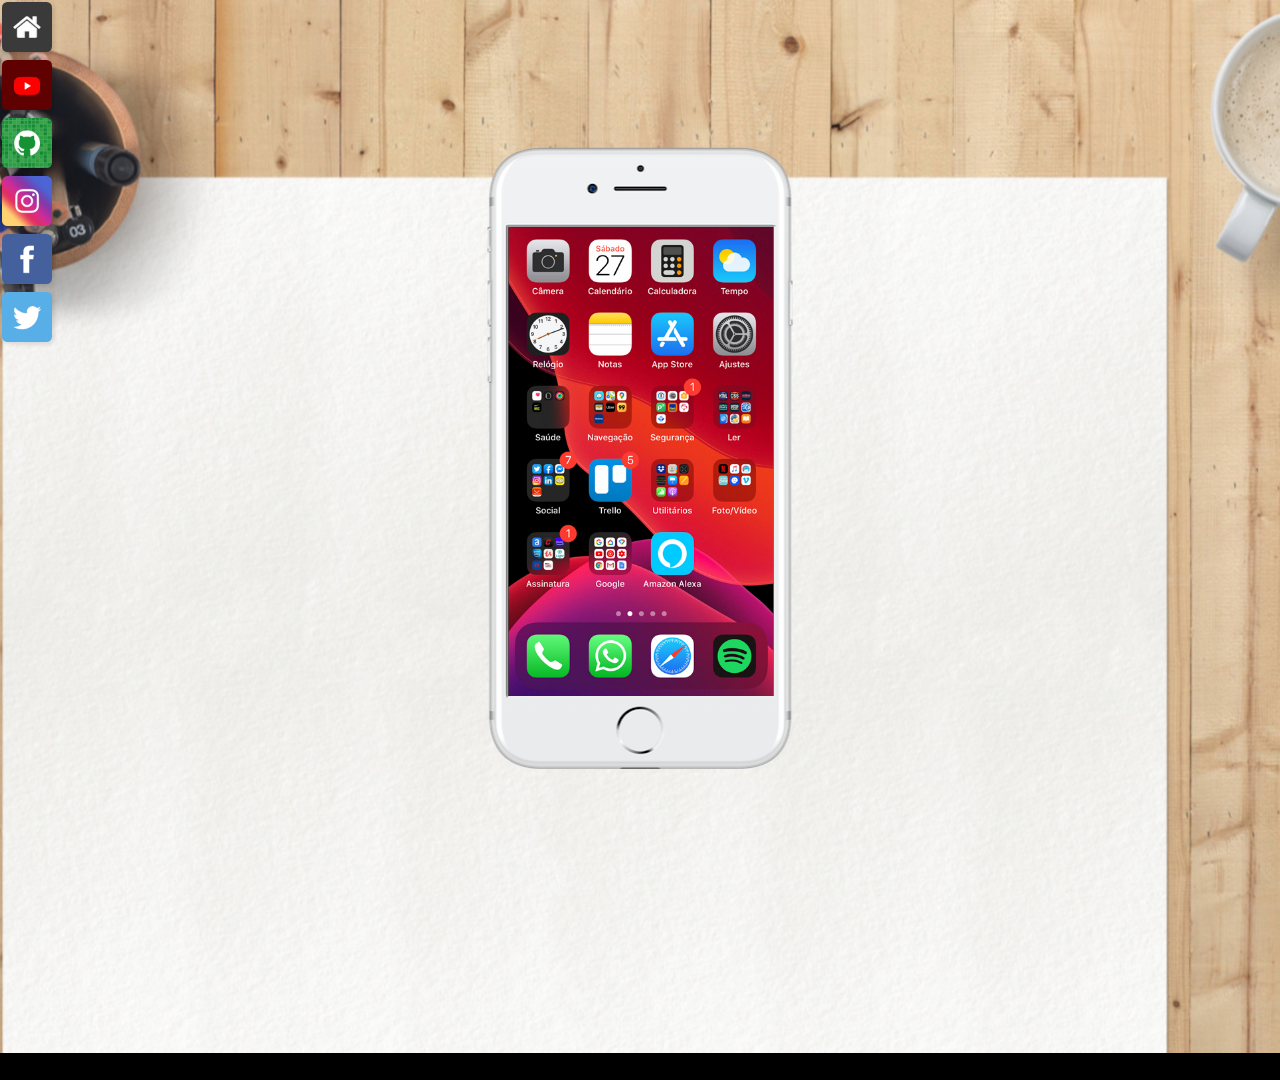
<file: index.html>
<!DOCTYPE html>
<html lang="pt-br">
  <head>
    <meta charset="UTF-8" />
    <meta name="viewport" content="width=device-width, initial-scale=1.0" />
    <link rel="shortcut icon" href="favicon.ico" type="image/x-icon" />
    <link rel="stylesheet" href="estilo/style.css" />

    <title>Redes Sociais</title>
  </head>
  <body>
    <main>
      <section id="telefone">
        <iframe src="home.html" name="tela" id="tela"></iframe>
      </section>

      <section id="redes-sociais">
        <a href="home.html" target="tela"
          ><img src="imagens/logo-home.jpg" alt="" /></a
        ><br />

        <a href="youtube.html" target="tela"
          ><img src="imagens/logo-youtube.jpg" alt="" /></a
        ><br /> 

        <a href="github.html" target="tela"
          ><img src="imagens/logo-github.jpg" alt="" /></a
        ><br />

        <a href="insta.html" target="tela"
          ><img src="imagens/logo-instagram.jpg" alt="" /></a
        ><br />

        <a href="face.html" target="tela"
          ><img src="imagens/logo-facebook.jpg" alt="" /></a
        ><br />

        <a href="twitter.html" target="tela"
          ><img src="imagens/logo-twitter.jpg" alt="" /></a
        ><br />
      </section>
    </main>
  </body>
</html>
</file>
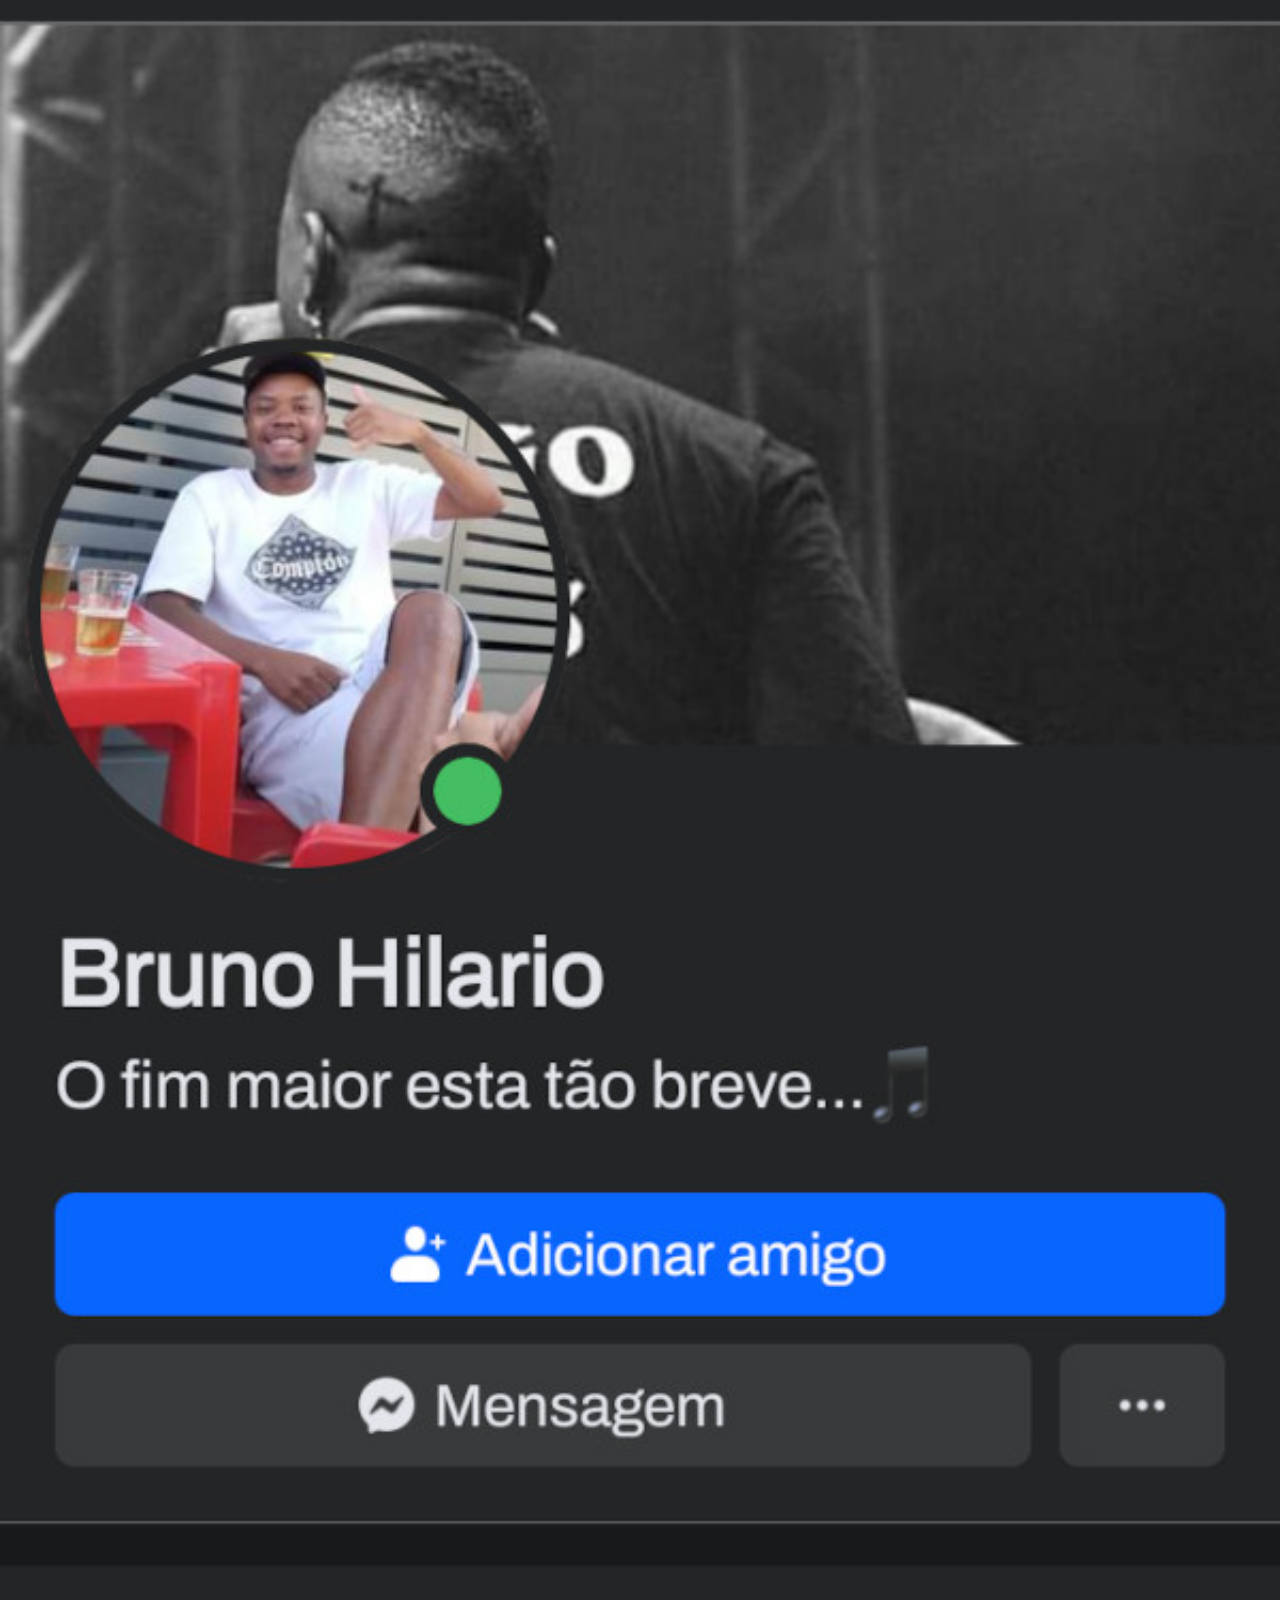
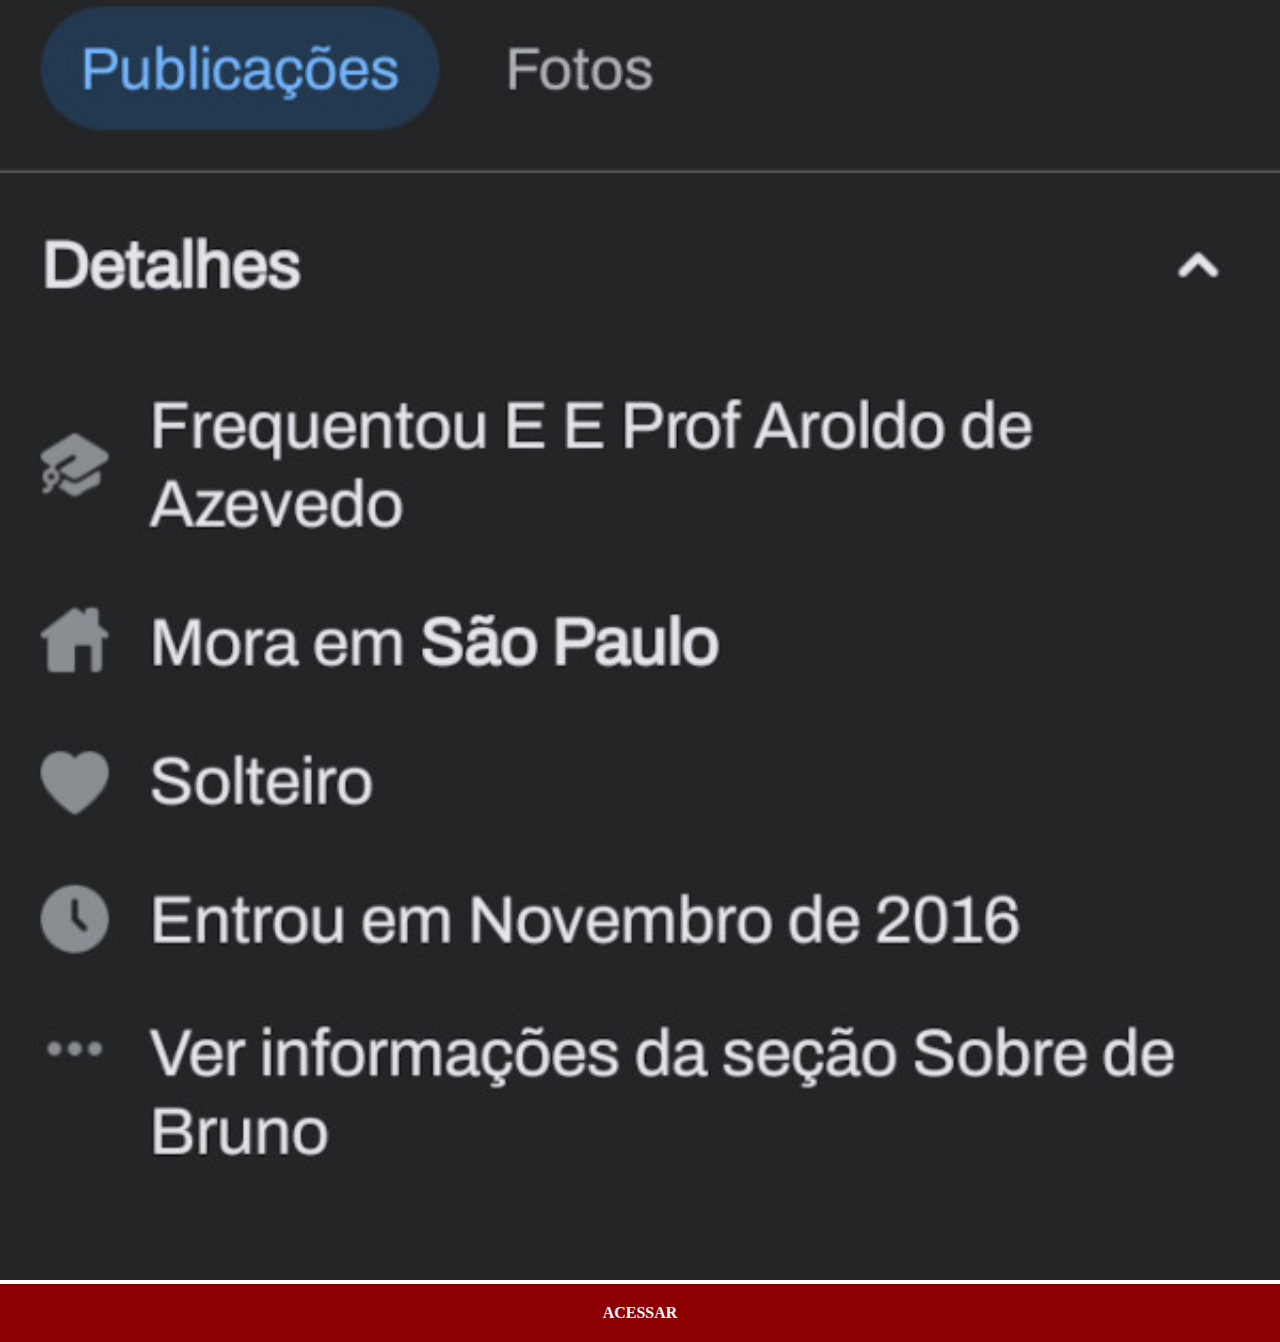
<file: face.html>
<!DOCTYPE html>
<html lang="pt-br">
  <head>
    <meta charset="UTF-8" />
    <meta name="viewport" content="width=device-width, initial-scale=1.0" />
    <link rel="stylesheet" href="./estilo/social.css" />
    <title>Facebook</title>
  </head>
  <body>
    <img src="imagens/bruno-tela-facebook.jpg" alt="Facebook" /><a
      href="https://www.facebook.com/bruno.hilario.140?mibextid=ZbWKwL"
      target="_blank"
      >ACESSAR</a
    >
  </body>
</html>
</file>
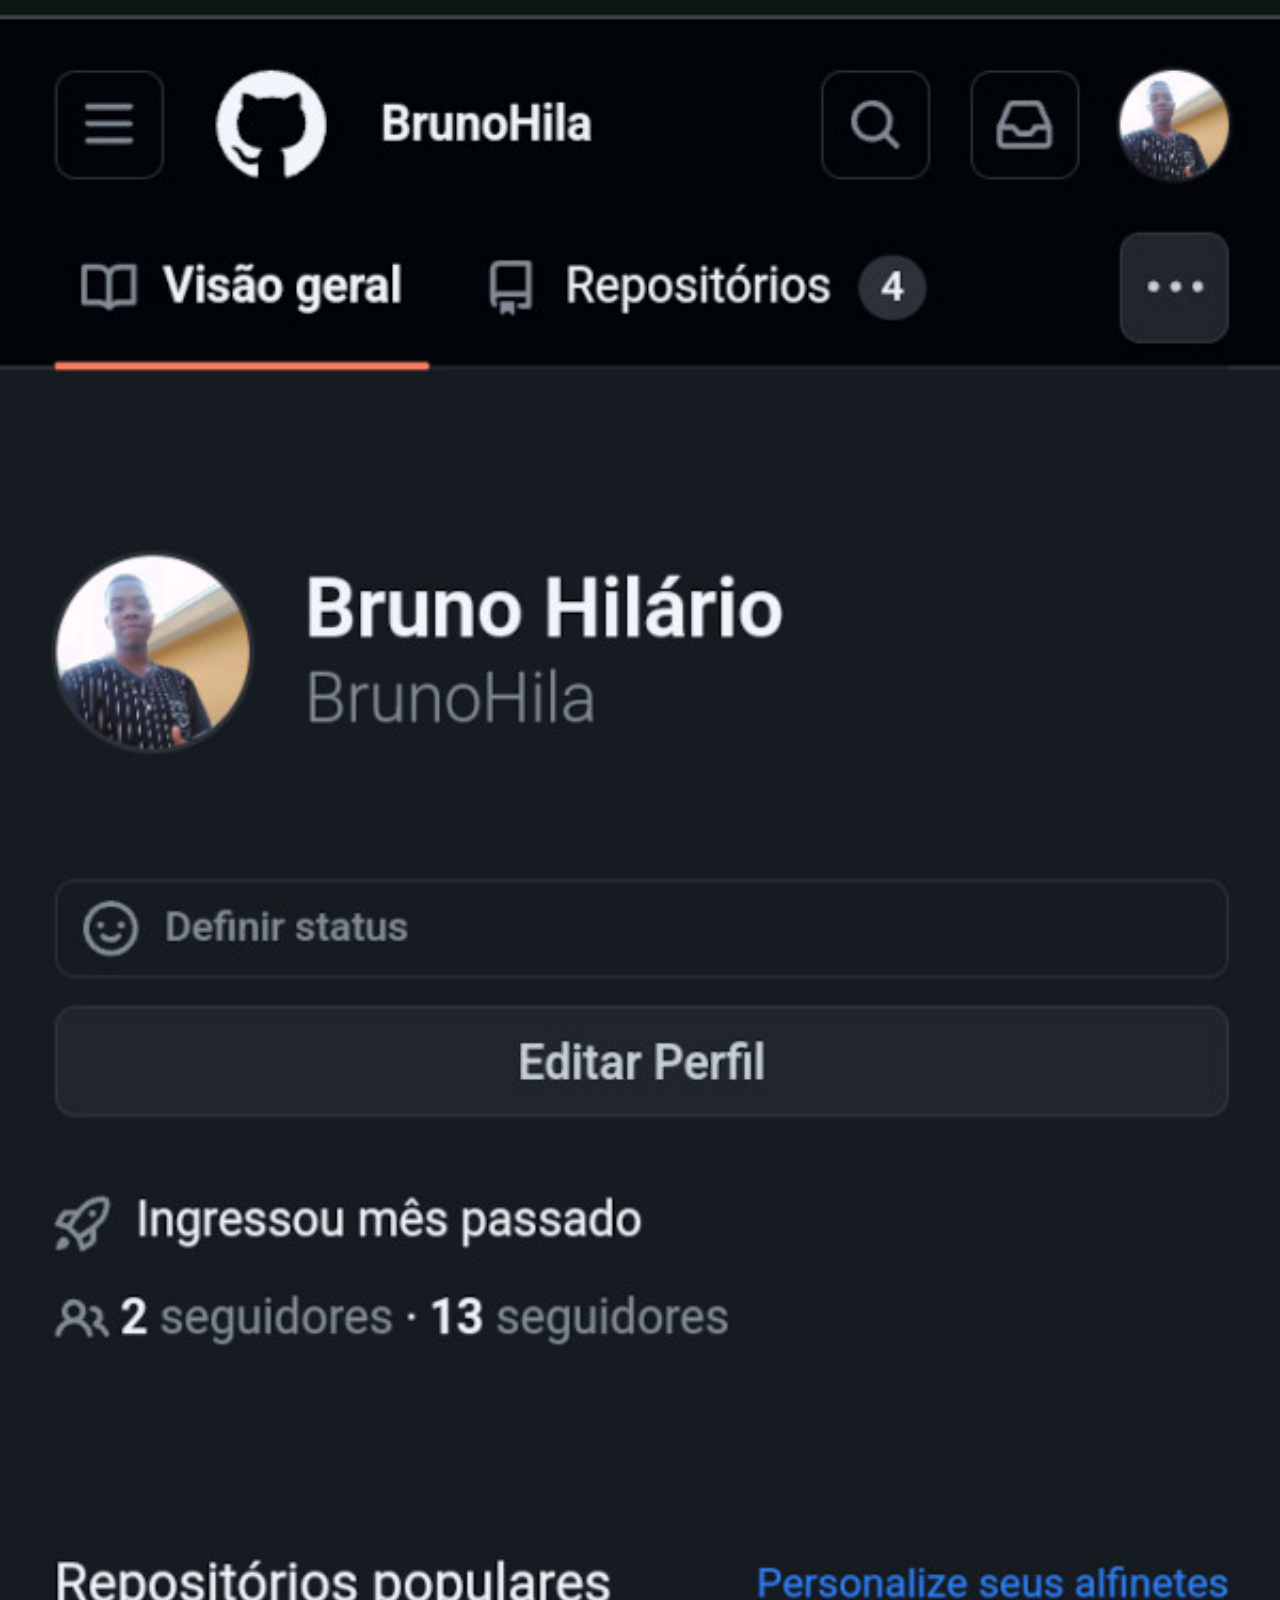
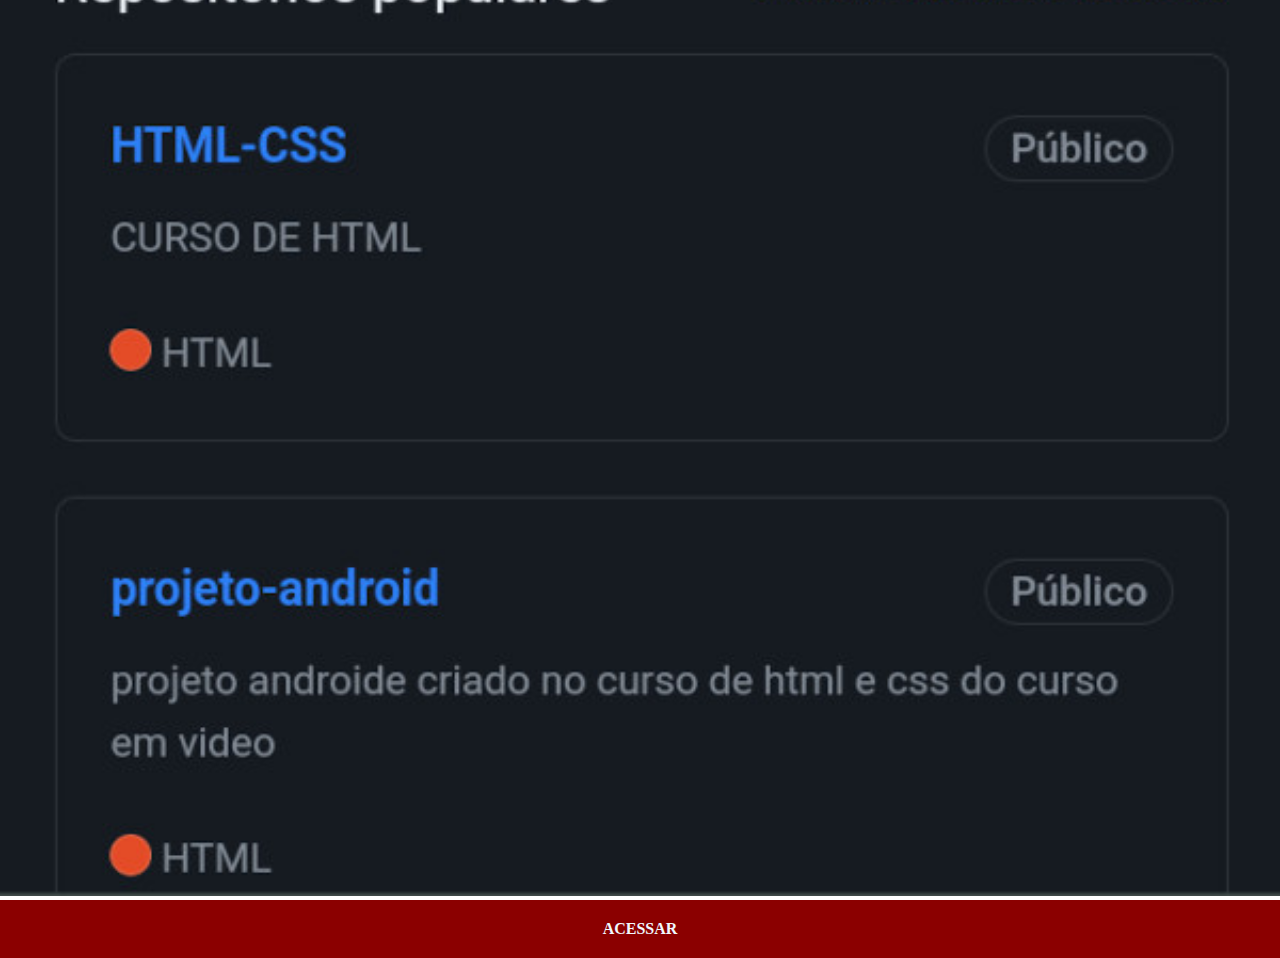
<file: github.html>
<!DOCTYPE html>
<html lang="pt-br">
  <head>
    <meta charset="UTF-8" />
    <meta name="viewport" content="width=device-width,initial-scale=1.0" />
    <link rel="stylesheet" href="./estilo/social.css" />
    <title>Github</title>
  </head>
  <body>
    <img src="imagens/bruno-tela-github.jpg" alt="Github" />
    <a href="https://github.com/BrunoHila" target="_blank">ACESSAR</a>
  </body>
</html>
</file>
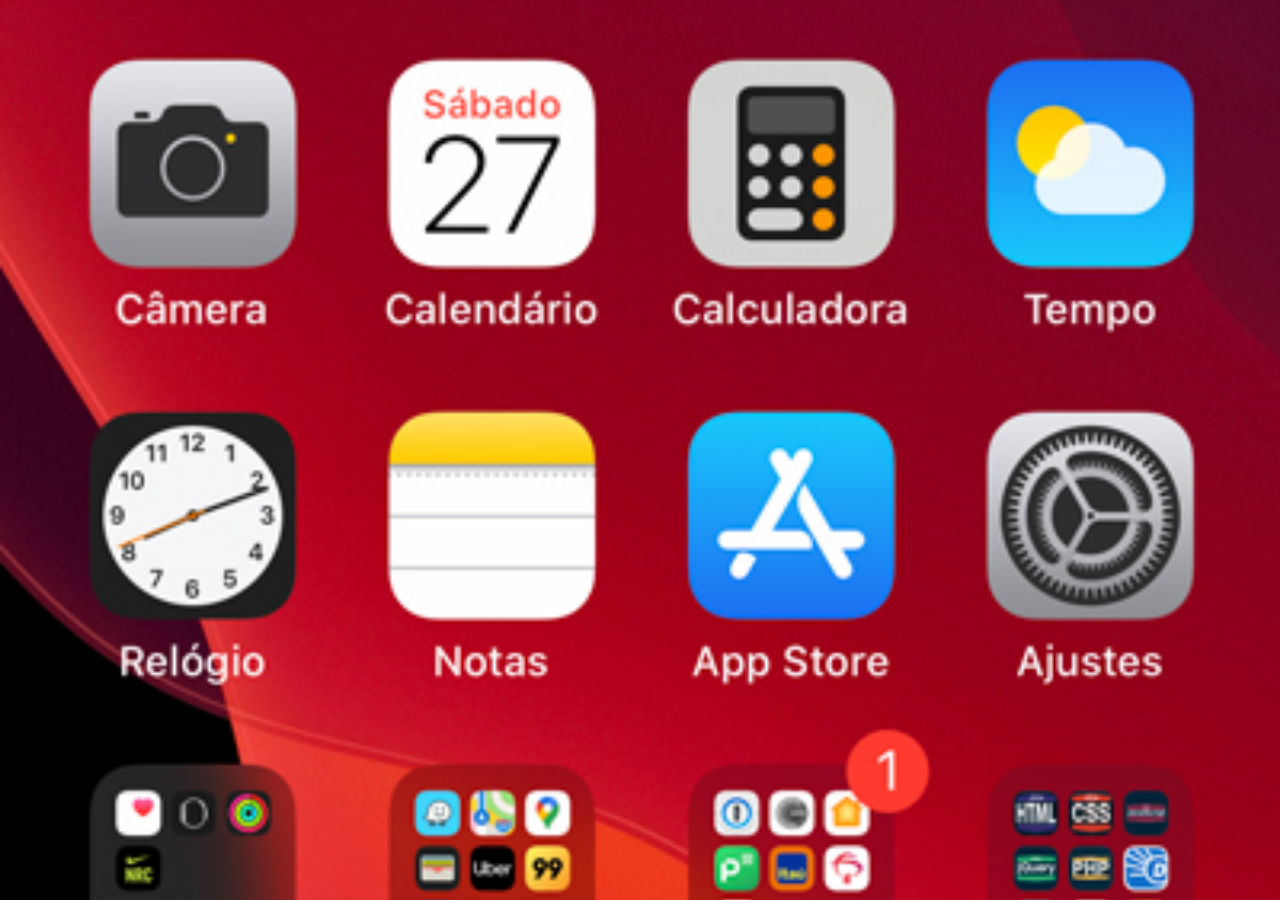
<file: home.html>
<!DOCTYPE html>
<html lang="pt-br">
  <head>
    <meta charset="UTF-8" />
    <meta
      name="viewport"
      content="width=
  , initial-scale=1.0"
    />
    <title>home</title>
    <style>
      * {
        margin: 0px;
        padding: 0px;
      }

      body {
        width: 100vw;
        height: 100vh;
        background: black url(imagens/tela-home.jpg) no-repeat top center;
        background-size: cover;
      }
    </style>
  </head>
  <body></body>
</html>
</file>
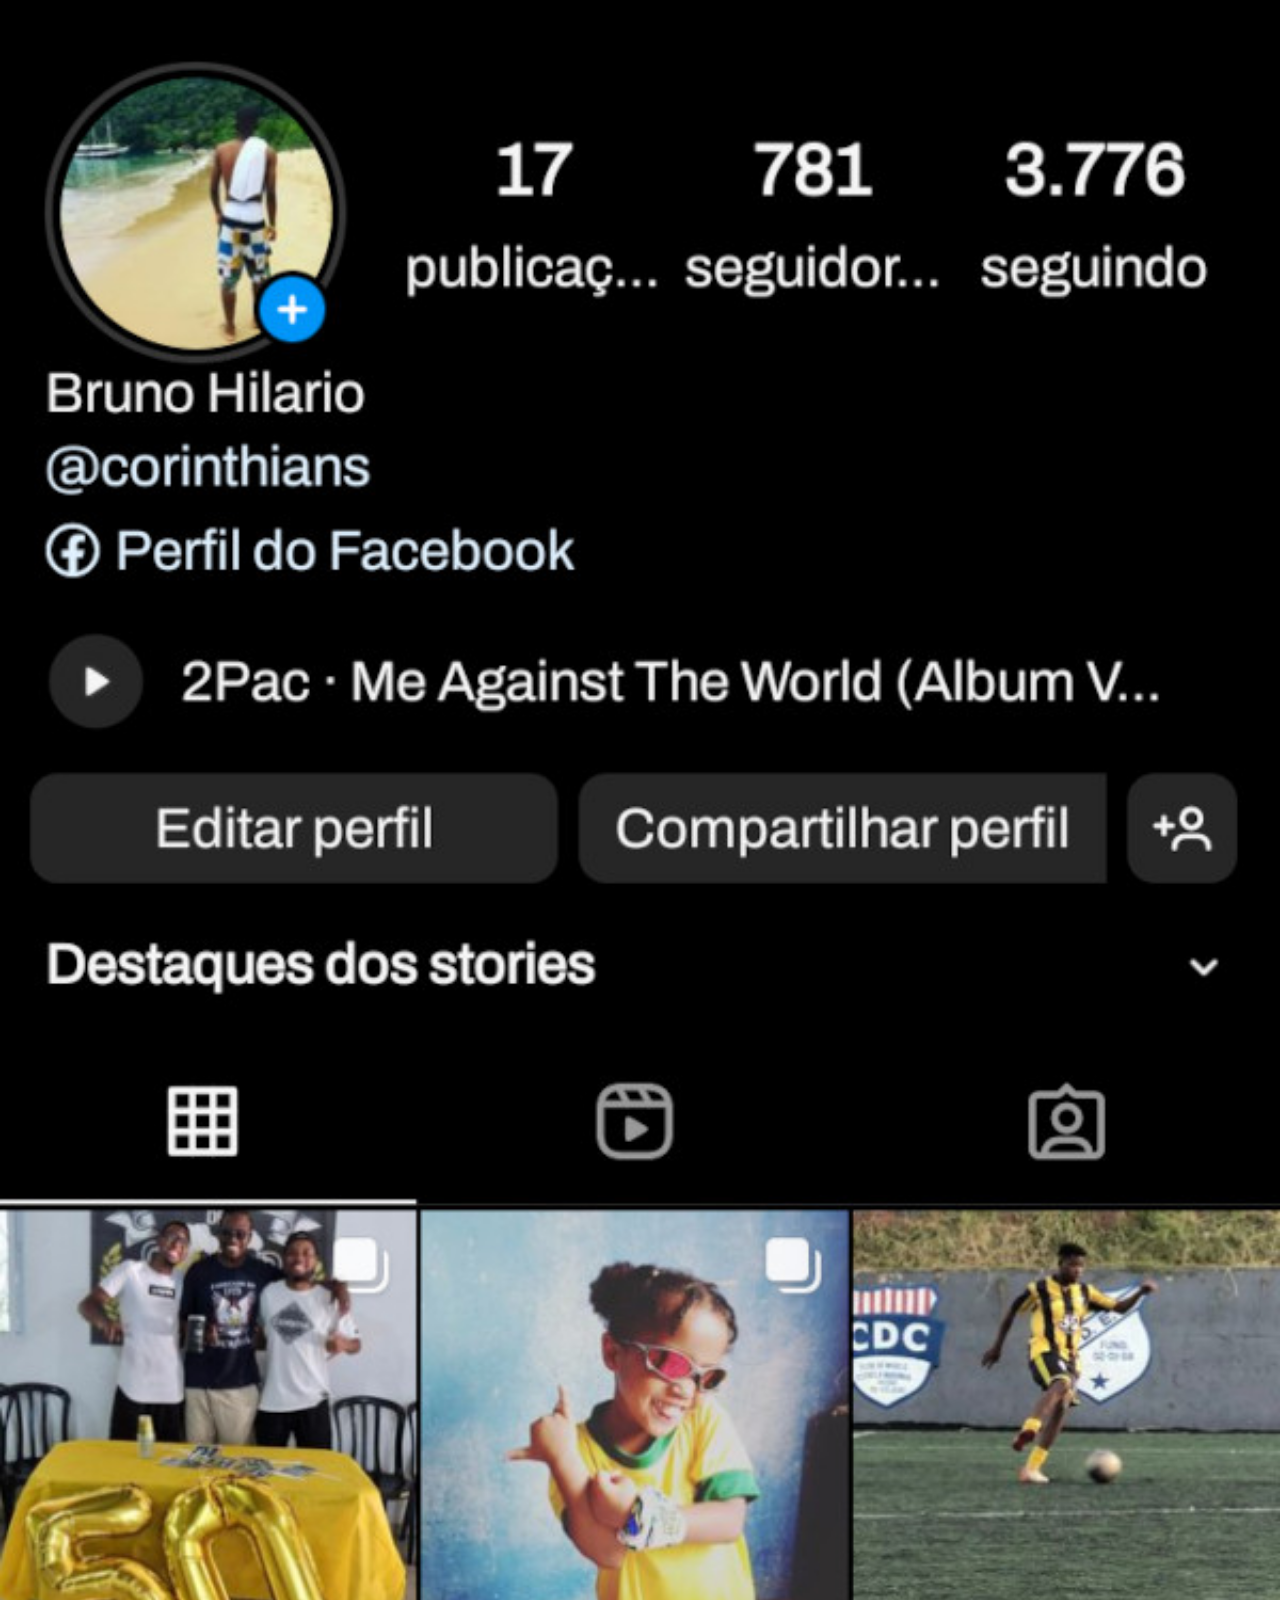
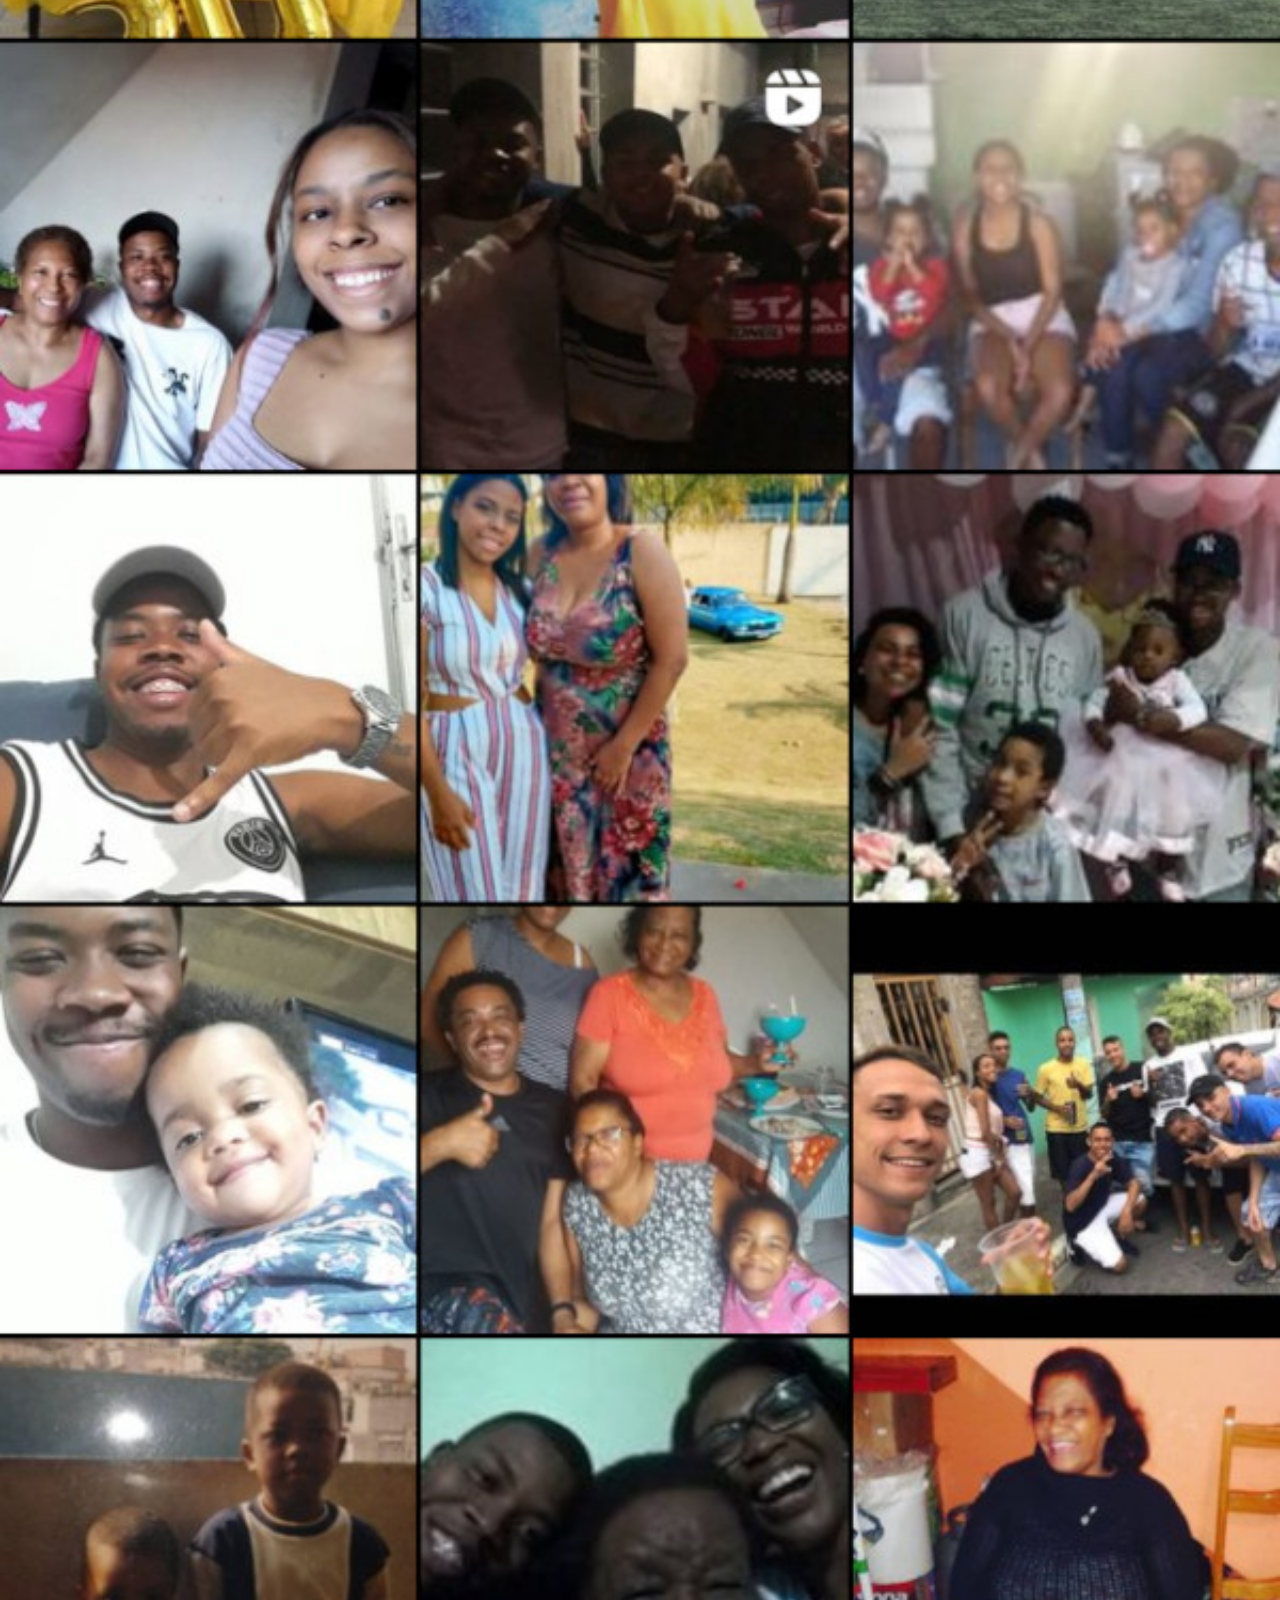
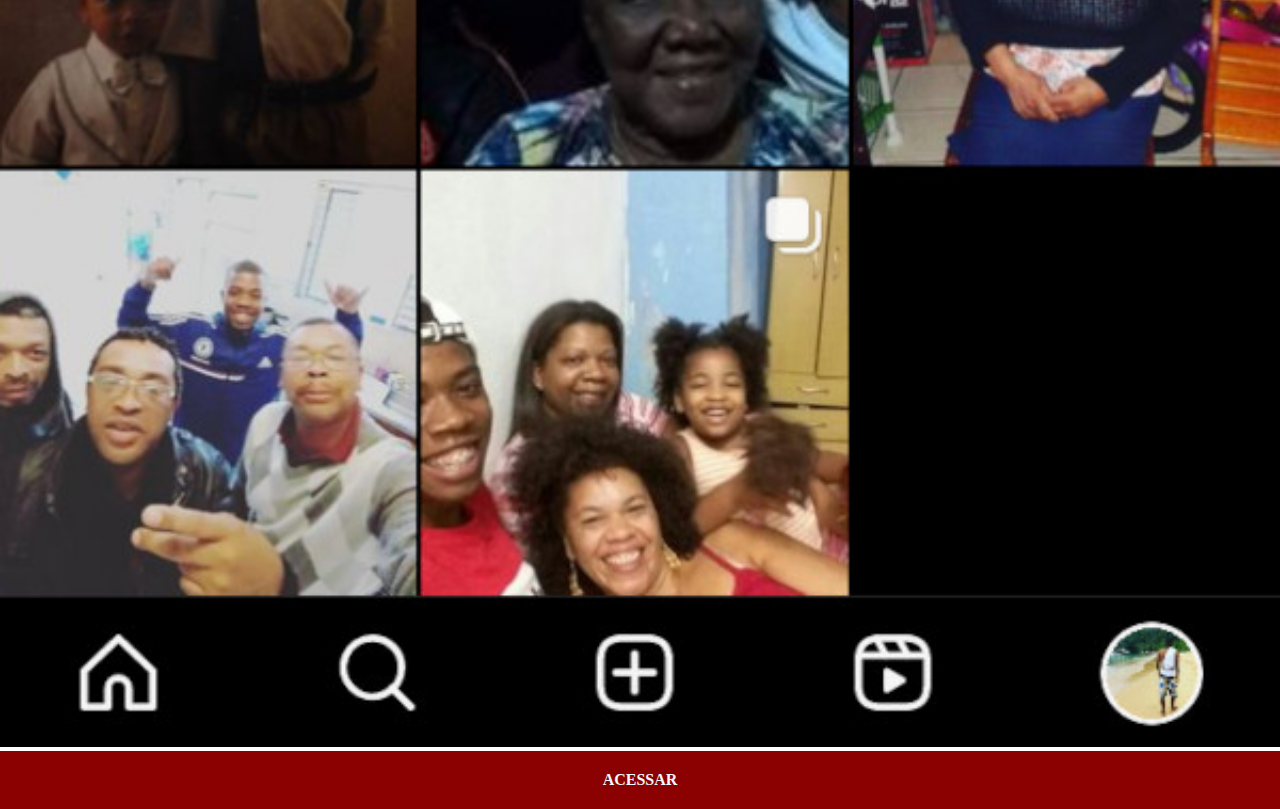
<file: insta.html>
<!DOCTYPE html>
<html lang="pt-br">
  <head>
    <meta charset="UTF-8" />
    <meta name="viewport" content="width=device-width, initial-scale=1.0" />
    <link rel="stylesheet" href="./estilo/social.css" />
    <title>Intagram</title>
  </head>
  <body>
    <img src="imagens/bruno-tela-instagram.jpg" alt="Instagram" /><a
      href="https://www.instagram.com/br_20.08?utm_source=qr&igs=MTBpOGjdm5la3U5MQ=="
      target="_blank"
      >ACESSAR</a
    >
  </body>
</html>
</file>
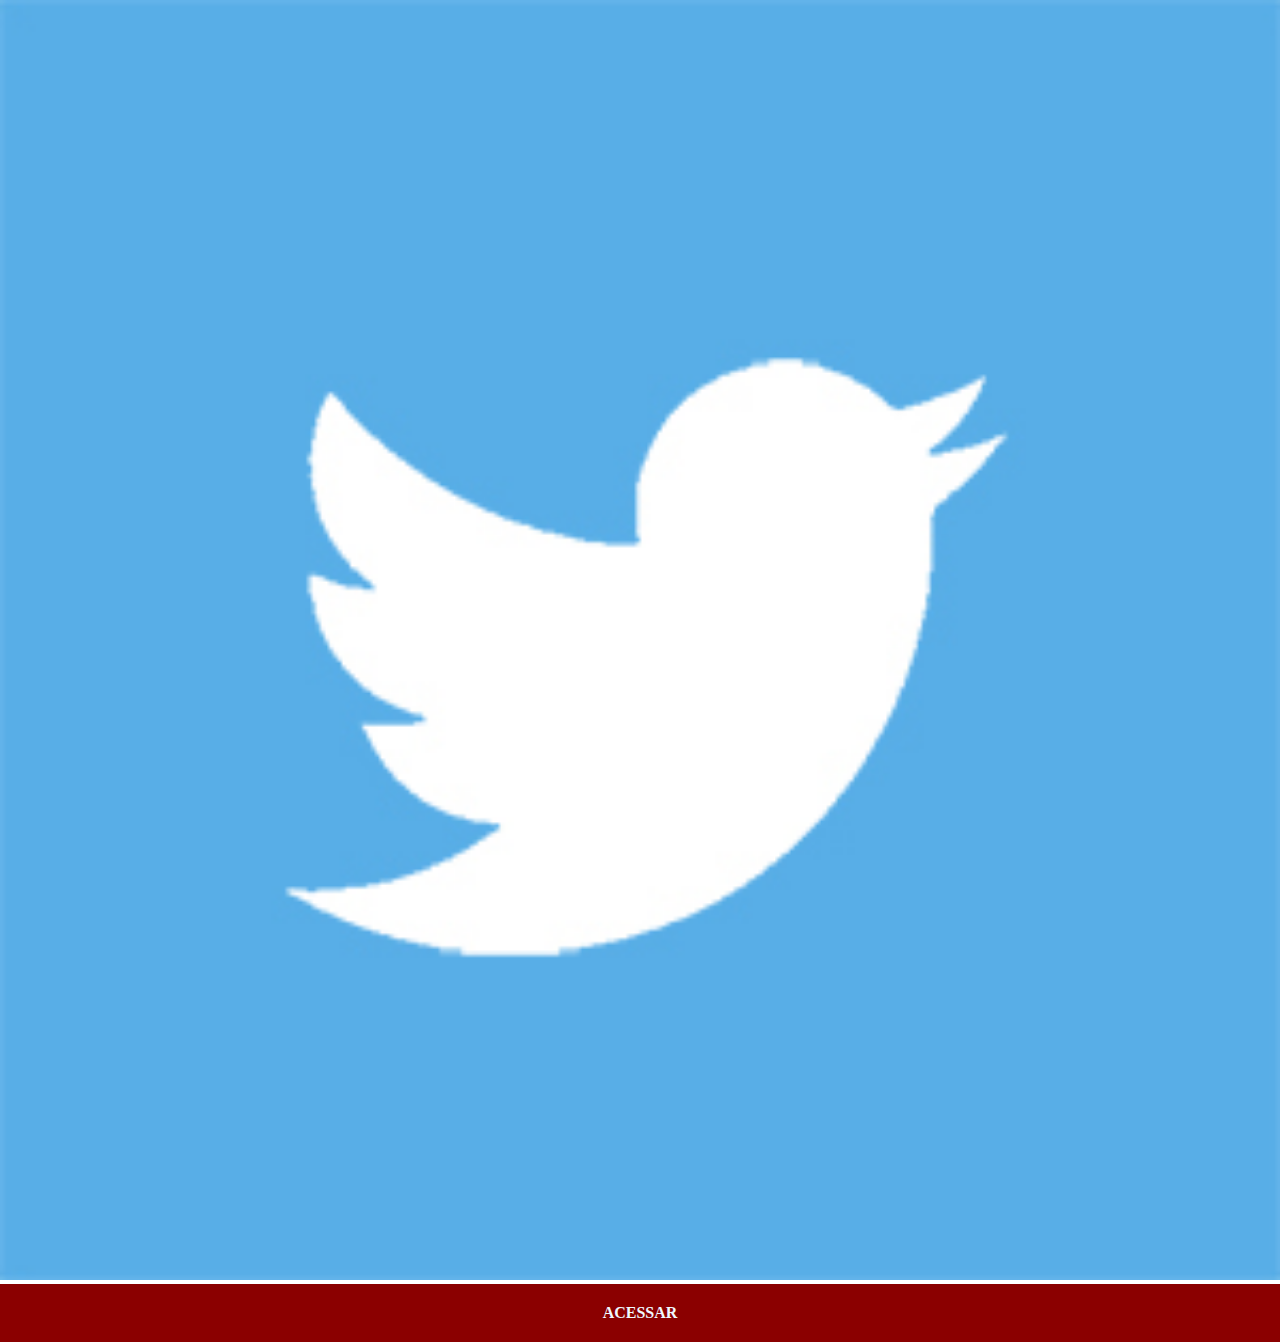
<file: twitter.html>
<!DOCTYPE html>
<html lang="pt-br">
  <head>
    <meta charset="UTF-8" />
    <meta name="viewport" content="width=device-width, initial-scale=1.0" />
    <title>twitter</title>
    <link rel="stylesheet" href="estilo/social.css" />
  </head>
  <body>
    <img src="imagens/logo-twitter.jpg" alt="twitter" /><a href="#">ACESSAR</a>
  </body>
</html>
</file>
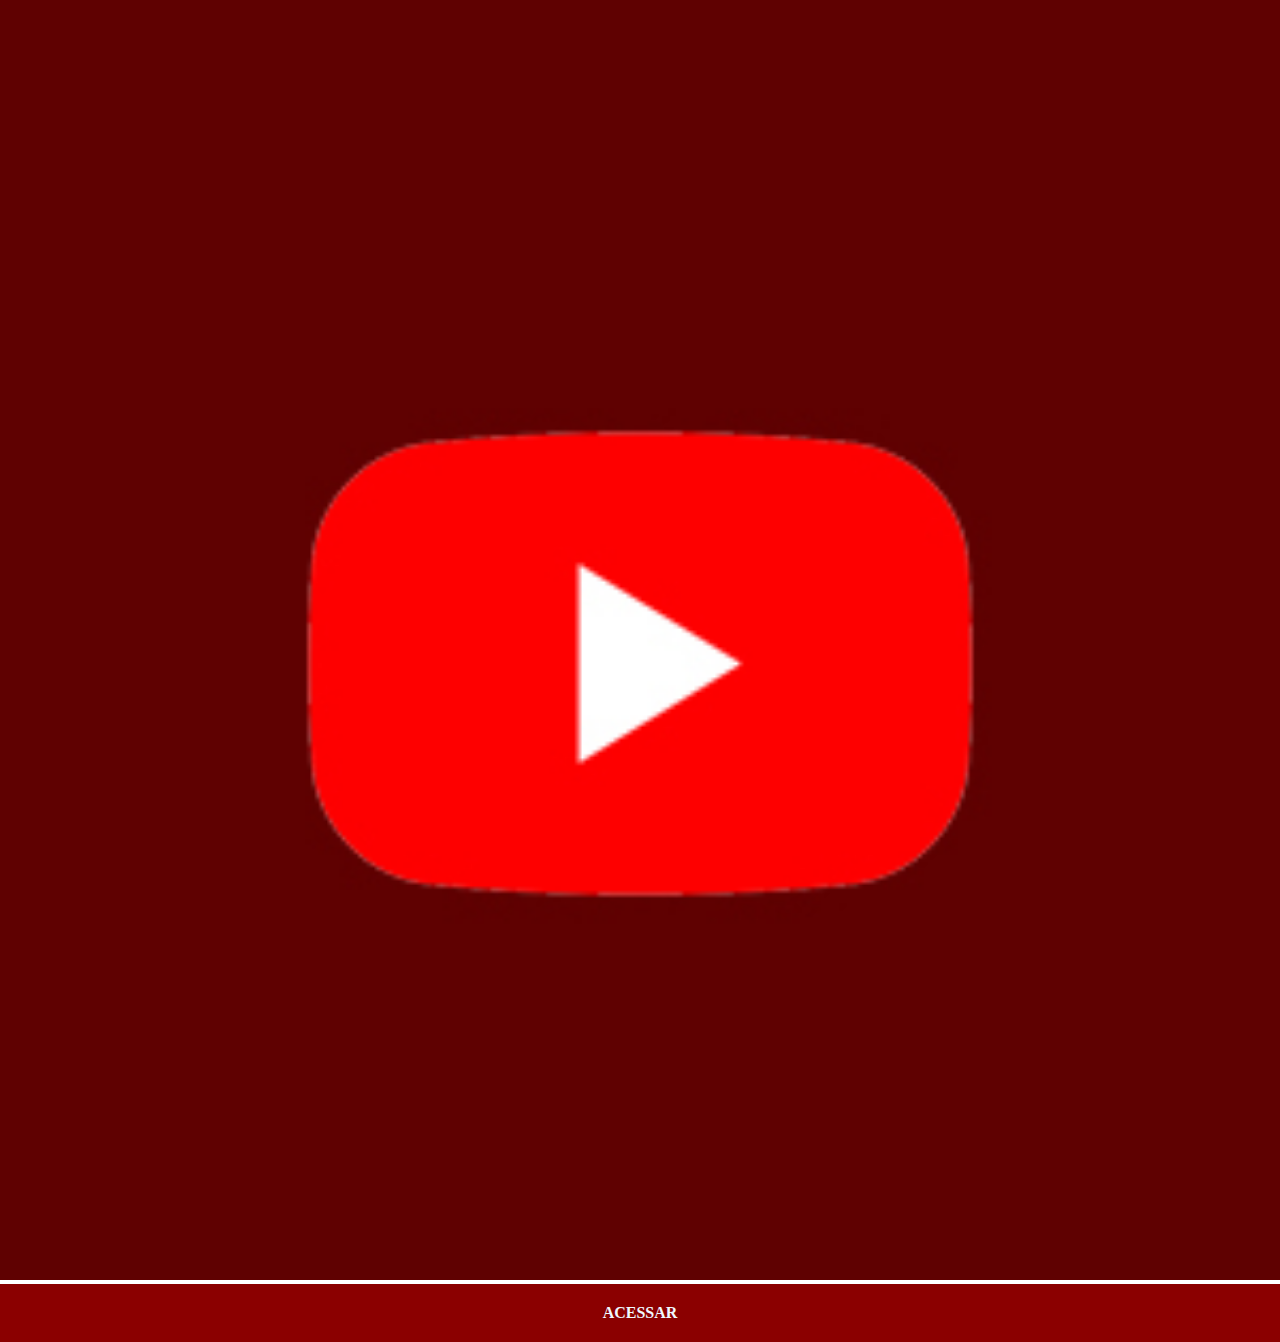
<file: youtube.html>
<!DOCTYPE html>
<html lang="pt-br">
  <head>
    <meta charset="UTF-8" />
    <meta name="viewport" content="width=device-width, initial-scale=1.0" />
    <title>youtube</title>
    <link rel="stylesheet" href="estilo/social.css">
  </head>
  <body>
    <img src="imagens/logo-youtube.jpg" alt="Youtube" />
    <a href="#" target="_blank">ACESSAR</a>
  </body>
</html>
</file>
<file: estilo/style.css>
@charset "UTF-8";

@media (max-width: 768px) {
}

@media (max-width: 992px) {
}
@media (max-width: 1200px) {
}

* {
  margin: 0px;
  font-family: Arial, Helvetica, sans-serif;
  padding: 0px;
}

html,
body {
  height: 117vh;
  width: 100vw;
  background-color: black;
}

body {
  background: url(../imagens/tela-de-fundo-mesa.jpg) no-repeat center;
}

main {
  position: relative;
  height: 120vh;
}

section#telefone {
  position: absolute;
  top: 43%;
  left: 50%;
  width: auto;
  transform: translate(-50%, -50%);
  height: 638px;
  width: 311px;
  background: url(../imagens/frame-iphone.png) no-repeat;


}

section#redes-sociais img {

  margin: 2px;
  width: 50px;
  border-radius: 11%;
  box-shadow: 2px 2px 5px rgba(0, 0, 0, 0.129);
  box-sizing: border-box;
  

  

  
}

section#redes-sociais img:hover {
  border: 2px solid rgb(235, 235, 242);
  transform: translate(-3px, -3px);
  transition: 0.1s;
}

iframe#tela {
  position: relative;
  top: 80px;
  left: 22px;
  width: 265px;
  height: 469px;
}
</file>
<file: estilo/social.css>
@charset "UTF-8";

* {
  margin: 0px;
  padding: 0px;
}

::-webkit-scrollbar {
  width: 0px;
  height: 0px;
}

img {
  width: 100vw;
}

a {
  display: block;
  background-color: darkred;
  color: aliceblue;
  padding: 20px;
  text-align: center;
  font-weight: bolder;
  text-decoration: none;
}

a:hover {
  background-color: rgba(255, 0, 0, 0.83);
}
</file>
